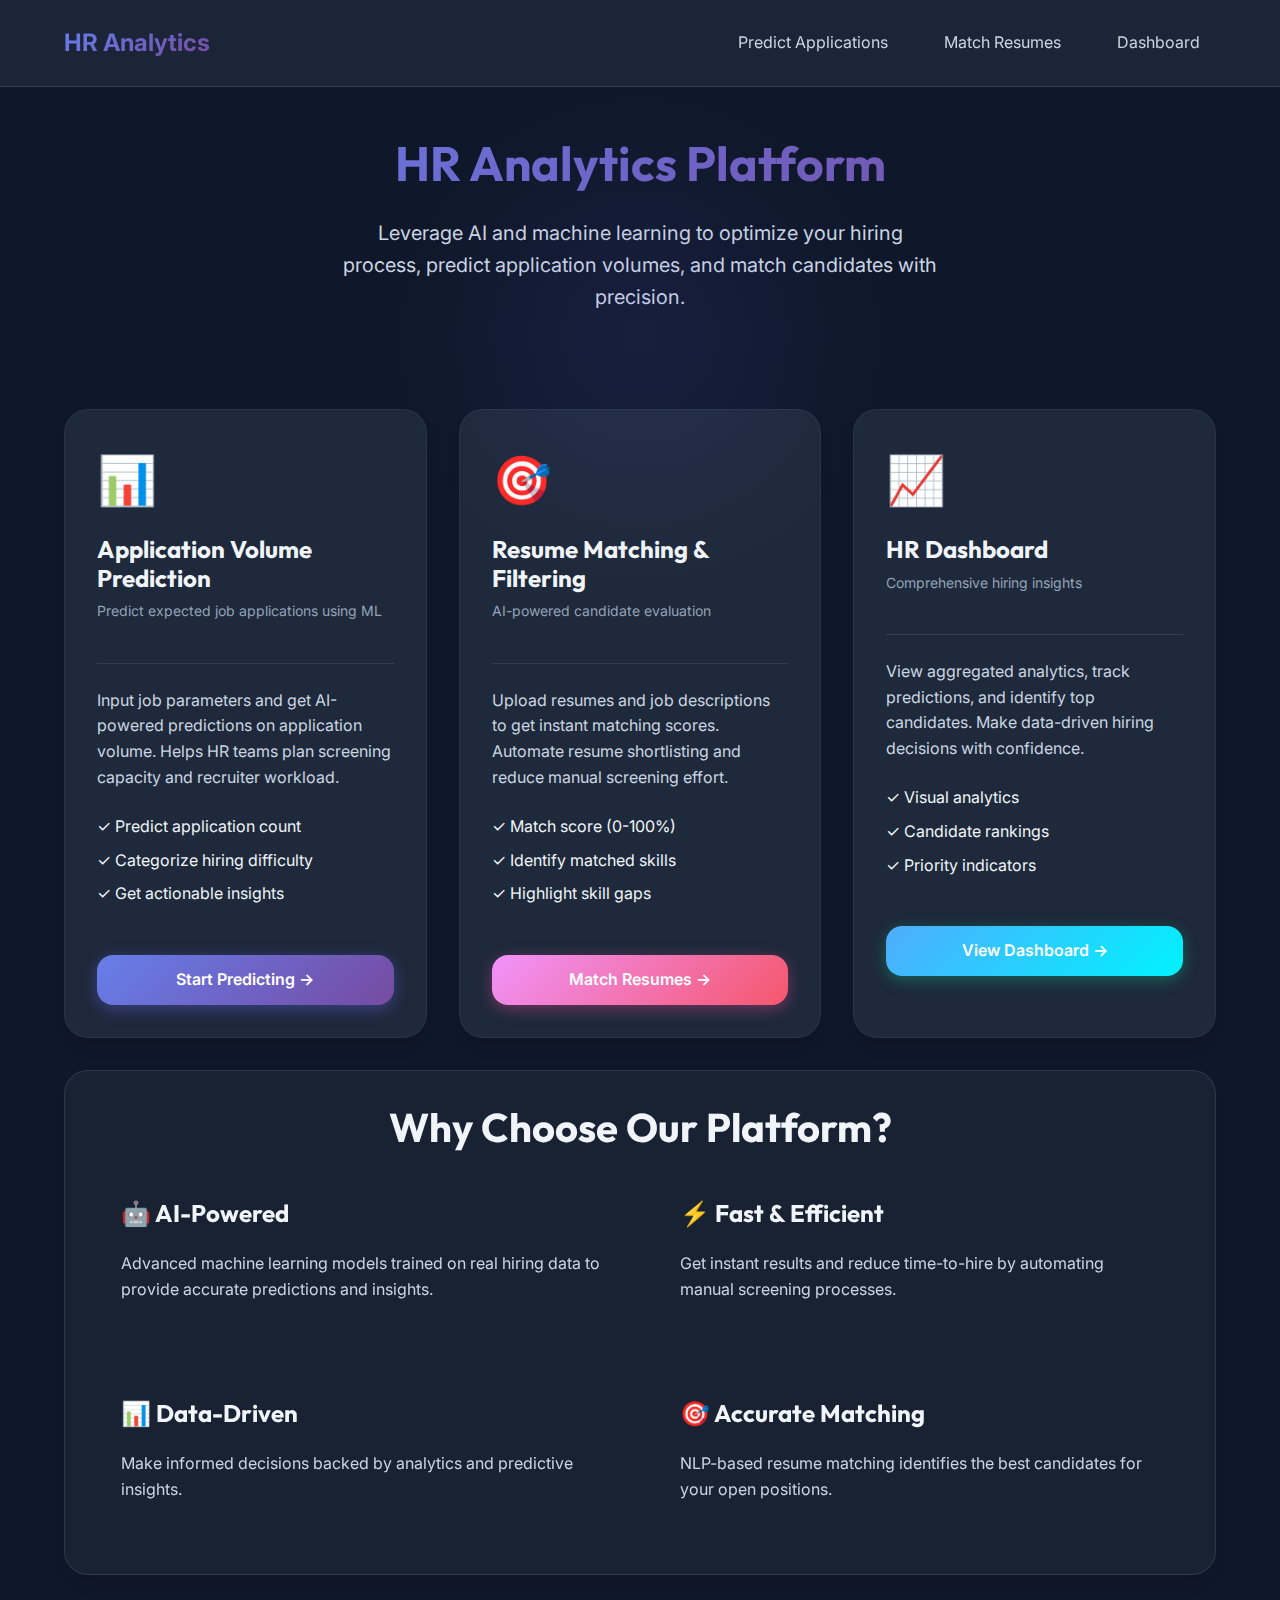
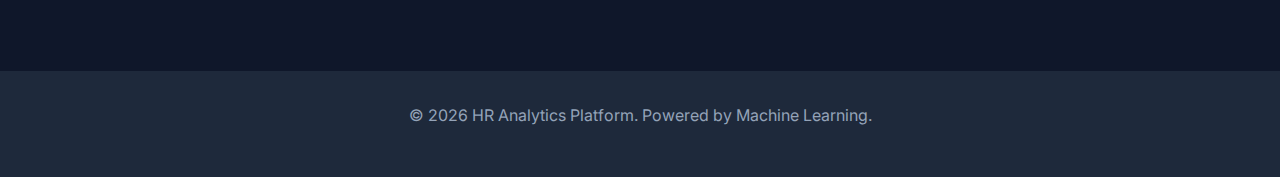
<file: index.html>
<!DOCTYPE html>
<html lang="en">
<head>
    <meta charset="UTF-8">
    <meta name="viewport" content="width=device-width, initial-scale=1.0">
    <title>HR Analytics Platform</title>
    <link rel="stylesheet" href="style.css">
    <link rel="preconnect" href="https://fonts.googleapis.com">
    <link rel="preconnect" href="https://fonts.gstatic.com" crossorigin>
    <link href="https://fonts.googleapis.com/css2?family=Inter:wght@400;500;600;700&family=Outfit:wght@700;800&display=swap" rel="stylesheet">
</head>
<body>
    <nav class="navbar">
        <div class="container navbar-content">
            <a href="index.html" class="navbar-brand">HR Analytics</a>
            <ul class="navbar-nav">
                <li><a href="prediction.html" class="nav-link">Predict Applications</a></li>
                <li><a href="matching.html" class="nav-link">Match Resumes</a></li>
                <li><a href="dashboard.html" class="nav-link">Dashboard</a></li>
            </ul>
        </div>
    </nav>

    <div class="hero">
        <div class="container">
            <h1 class="text-gradient">HR Analytics Platform</h1>
            <p style="font-size: 1.25rem; max-width: 600px; margin: 0 auto var(--spacing-xl);">
                Leverage AI and machine learning to optimize your hiring process, predict application volumes, and match candidates with precision.
            </p>
        </div>
    </div>

    <div class="container" style="padding-bottom: var(--spacing-xl);">
        <div class="grid grid-3">
            <!-- Application Prediction Card -->
            <div class="card fade-in" style="animation-delay: 0.1s;">
                <div class="card-header">
                    <div style="font-size: 3rem; margin-bottom: var(--spacing-sm);">📊</div>
                    <h3 class="card-title">Application Volume Prediction</h3>
                    <p class="card-subtitle">Predict expected job applications using ML</p>
                </div>
                <p>Input job parameters and get AI-powered predictions on application volume. Helps HR teams plan screening capacity and recruiter workload.</p>
                <ul style="list-style: none; margin: var(--spacing-md) 0;">
                    <li style="margin-bottom: var(--spacing-xs);">✓ Predict application count</li>
                    <li style="margin-bottom: var(--spacing-xs);">✓ Categorize hiring difficulty</li>
                    <li style="margin-bottom: var(--spacing-xs);">✓ Get actionable insights</li>
                </ul>
                <a href="prediction.html" class="btn btn-primary" style="width: 100%; margin-top: var(--spacing-md);">
                    Start Predicting →
                </a>
            </div>

            <!-- Resume Matching Card -->
            <div class="card fade-in" style="animation-delay: 0.2s;">
                <div class="card-header">
                    <div style="font-size: 3rem; margin-bottom: var(--spacing-sm);">🎯</div>
                    <h3 class="card-title">Resume Matching & Filtering</h3>
                    <p class="card-subtitle">AI-powered candidate evaluation</p>
                </div>
                <p>Upload resumes and job descriptions to get instant matching scores. Automate resume shortlisting and reduce manual screening effort.</p>
                <ul style="list-style: none; margin: var(--spacing-md) 0;">
                    <li style="margin-bottom: var(--spacing-xs);">✓ Match score (0-100%)</li>
                    <li style="margin-bottom: var(--spacing-xs);">✓ Identify matched skills</li>
                    <li style="margin-bottom: var(--spacing-xs);">✓ Highlight skill gaps</li>
                </ul>
                <a href="matching.html" class="btn btn-secondary" style="width: 100%; margin-top: var(--spacing-md);">
                    Match Resumes →
                </a>
            </div>

            <!-- Dashboard Card -->
            <div class="card fade-in" style="animation-delay: 0.3s;">
                <div class="card-header">
                    <div style="font-size: 3rem; margin-bottom: var(--spacing-sm);">📈</div>
                    <h3 class="card-title">HR Dashboard</h3>
                    <p class="card-subtitle">Comprehensive hiring insights</p>
                </div>
                <p>View aggregated analytics, track predictions, and identify top candidates. Make data-driven hiring decisions with confidence.</p>
                <ul style="list-style: none; margin: var(--spacing-md) 0;">
                    <li style="margin-bottom: var(--spacing-xs);">✓ Visual analytics</li>
                    <li style="margin-bottom: var(--spacing-xs);">✓ Candidate rankings</li>
                    <li style="margin-bottom: var(--spacing-xs);">✓ Priority indicators</li>
                </ul>
                <a href="dashboard.html" class="btn btn-success" style="width: 100%; margin-top: var(--spacing-md);">
                    View Dashboard →
                </a>
            </div>
        </div>

        <!-- Features Section -->
        <div class="card card-glass mt-4">
            <h2 class="text-center">Why Choose Our Platform?</h2>
            <div class="grid grid-2 mt-3">
                <div style="padding: var(--spacing-md);">
                    <h4>🤖 AI-Powered</h4>
                    <p>Advanced machine learning models trained on real hiring data to provide accurate predictions and insights.</p>
                </div>
                <div style="padding: var(--spacing-md);">
                    <h4>⚡ Fast & Efficient</h4>
                    <p>Get instant results and reduce time-to-hire by automating manual screening processes.</p>
                </div>
                <div style="padding: var(--spacing-md);">
                    <h4>📊 Data-Driven</h4>
                    <p>Make informed decisions backed by analytics and predictive insights.</p>
                </div>
                <div style="padding: var(--spacing-md);">
                    <h4>🎯 Accurate Matching</h4>
                    <p>NLP-based resume matching identifies the best candidates for your open positions.</p>
                </div>
            </div>
        </div>
    </div>

    <footer style="background: var(--bg-secondary); padding: var(--spacing-lg) 0; text-align: center; margin-top: var(--spacing-xl);">
        <div class="container">
            <p style="color: var(--text-muted);">© 2026 HR Analytics Platform. Powered by Machine Learning.</p>
        </div>
    </footer>
</body>
</html>
</file>
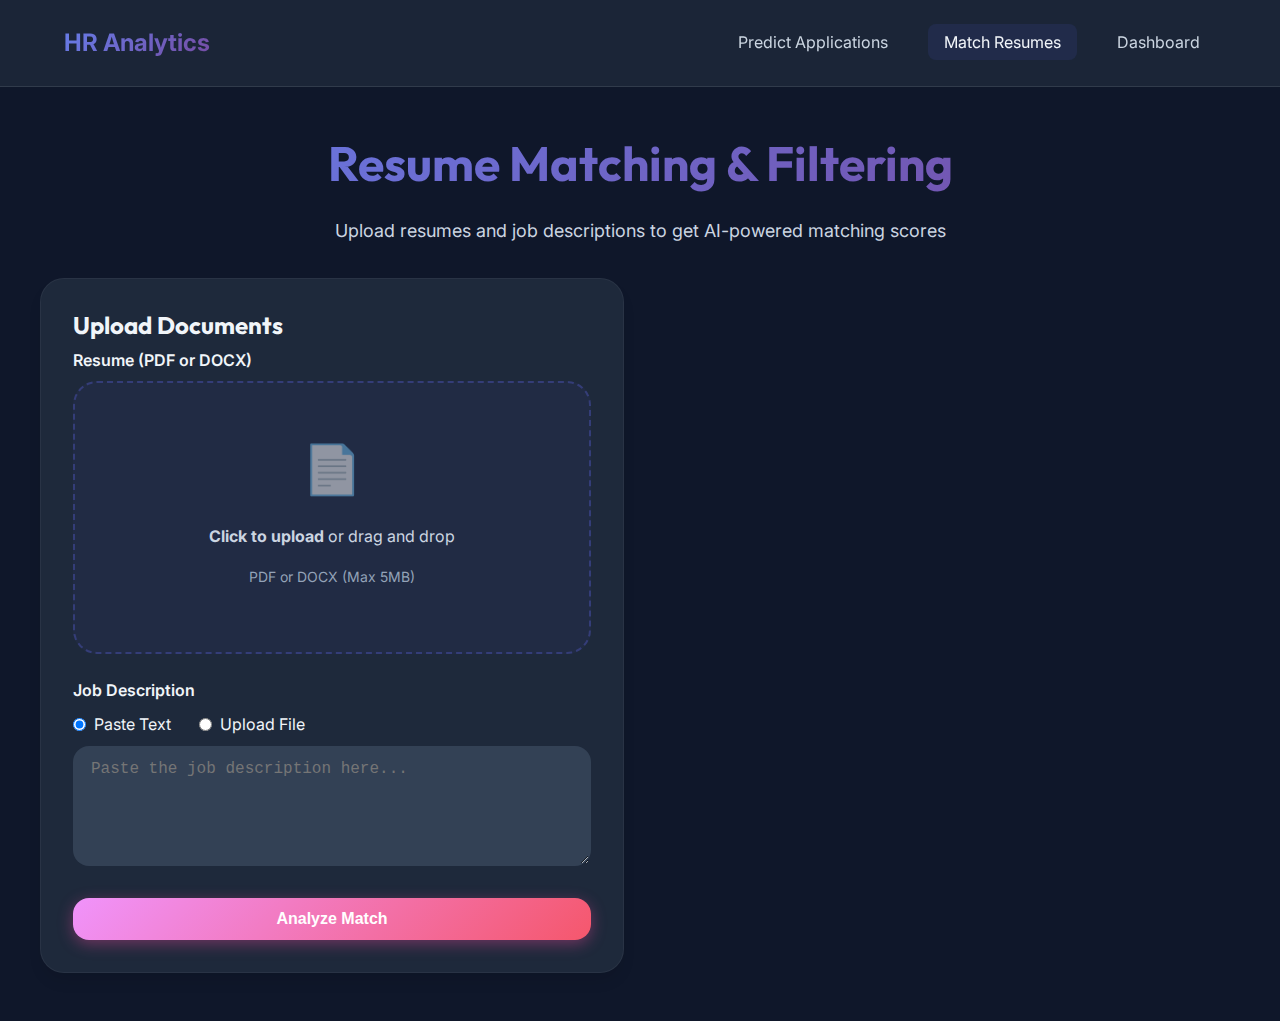
<file: matching.html>
<!DOCTYPE html>
<html lang="en">

<head>
    <meta charset="UTF-8">
    <meta name="viewport" content="width=device-width, initial-scale=1.0">
    <title>Resume Matching - HR Analytics</title>
    <link rel="stylesheet" href="style.css">
    <link rel="preconnect" href="https://fonts.googleapis.com">
    <link rel="preconnect" href="https://fonts.gstatic.com" crossorigin>
    <link
        href="https://fonts.googleapis.com/css2?family=Inter:wght@400;500;600;700&family=Outfit:wght@700;800&display=swap"
        rel="stylesheet">
</head>

<body>
    <nav class="navbar">
        <div class="container navbar-content">
            <a href="index.html" class="navbar-brand">HR Analytics</a>
            <ul class="navbar-nav">
                <li><a href="prediction.html" class="nav-link">Predict Applications</a></li>
                <li><a href="matching.html" class="nav-link"
                        style="background: rgba(99, 102, 241, 0.1); color: var(--text-primary);">Match Resumes</a></li>
                <li><a href="dashboard.html" class="nav-link">Dashboard</a></li>
            </ul>
        </div>
    </nav>

    <div class="container" style="padding: var(--spacing-xl) 0;">
        <div class="text-center mb-4">
            <h1 class="text-gradient">Resume Matching & Filtering</h1>
            <p style="font-size: 1.125rem; color: var(--text-secondary);">
                Upload resumes and job descriptions to get AI-powered matching scores
            </p>
        </div>

        <div class="grid grid-2">
            <!-- Upload Section -->
            <div class="card">
                <h3 class="card-title">Upload Documents</h3>
                <form id="matchingForm">
                    <div class="form-group">
                        <label class="form-label">Resume (PDF or DOCX)</label>
                        <div class="file-upload" id="resumeUpload">
                            <div class="file-upload-icon">📄</div>
                            <p><strong>Click to upload</strong> or drag and drop</p>
                            <p style="font-size: 0.875rem; color: var(--text-muted);">PDF or DOCX (Max 5MB)</p>
                            <input type="file" id="resumeFile" accept=".pdf,.doc,.docx" style="display: none;" required>
                        </div>
                        <div id="resumeFileName"
                            style="margin-top: var(--spacing-xs); color: var(--accent); display: none;"></div>
                    </div>

                    <div class="form-group">
                        <label class="form-label">Job Description</label>
                        <div style="margin-bottom: var(--spacing-xs);">
                            <label style="display: inline-flex; align-items: center; cursor: pointer;">
                                <input type="radio" name="jdType" value="text" checked
                                    style="margin-right: var(--spacing-xs);">
                                <span>Paste Text</span>
                            </label>
                            <label
                                style="display: inline-flex; align-items: center; cursor: pointer; margin-left: var(--spacing-md);">
                                <input type="radio" name="jdType" value="file" style="margin-right: var(--spacing-xs);">
                                <span>Upload File</span>
                            </label>
                        </div>

                        <div id="jdTextArea">
                            <textarea id="jobDescriptionText" class="form-textarea"
                                placeholder="Paste the job description here..." required></textarea>
                        </div>

                        <div id="jdFileArea" style="display: none;">
                            <div class="file-upload" id="jdUpload">
                                <div class="file-upload-icon">📋</div>
                                <p><strong>Click to upload</strong> or drag and drop</p>
                                <p style="font-size: 0.875rem; color: var(--text-muted);">PDF or DOCX (Max 5MB)</p>
                                <input type="file" id="jdFile" accept=".pdf,.doc,.docx" style="display: none;">
                            </div>
                            <div id="jdFileName"
                                style="margin-top: var(--spacing-xs); color: var(--accent); display: none;"></div>
                        </div>
                    </div>

                    <button type="submit" class="btn btn-secondary" style="width: 100%;" id="matchBtn">
                        <span id="matchBtnText">Analyze Match</span>
                        <span id="matchBtnLoading" class="loading" style="display: none;"></span>
                    </button>
                </form>
            </div>

            <!-- Results Section -->
            <div class="card" id="resultsPanel" style="display: none;">
                <h3 class="card-title">Match Analysis</h3>

                <div class="text-center" style="padding: var(--spacing-lg) 0;">
                    <div class="progress-circle" id="progressCircle" style="margin: 0 auto; --progress: 0%;">
                        <div class="progress-value" id="scoreValue">0%</div>
                    </div>
                    <p style="font-size: 1.25rem; color: var(--text-secondary); margin-top: var(--spacing-md);">
                        Match Score
                    </p>
                    <div id="matchCategoryBadge" style="margin-top: var(--spacing-sm);"></div>
                </div>

                <div
                    style="background: var(--bg-tertiary); padding: var(--spacing-md); border-radius: var(--radius-md); margin-top: var(--spacing-md);">
                    <h5 style="margin-bottom: var(--spacing-sm);">Priority Level</h5>
                    <div id="priorityBadge"></div>
                </div>

                <div style="margin-top: var(--spacing-md);">
                    <h5 style="margin-bottom: var(--spacing-sm);">✅ Matched Skills</h5>
                    <div id="matchedSkills" style="display: flex; flex-wrap: wrap; gap: var(--spacing-xs);"></div>
                </div>

                <div style="margin-top: var(--spacing-md);">
                    <h5 style="margin-bottom: var(--spacing-sm);">❌ Missing Skills</h5>
                    <div id="missingSkills" style="display: flex; flex-wrap: wrap; gap: var(--spacing-xs);"></div>
                </div>

                <div
                    style="margin-top: var(--spacing-md); padding: var(--spacing-md); background: rgba(99, 102, 241, 0.1); border-radius: var(--radius-md); border-left: 4px solid var(--primary);">
                    <h5 style="margin-bottom: var(--spacing-sm);">💡 Recommendation</h5>
                    <p id="recommendation" style="margin: 0; color: var(--text-secondary);"></p>
                </div>

                <button class="btn btn-outline" style="width: 100%; margin-top: var(--spacing-md);"
                    onclick="resetMatchForm()">
                    Analyze Another Resume
                </button>
            </div>
        </div>
    </div>

    <script>
        const API_URL = 'http://localhost:5000/api';
        let resumeFileData = null;
        let jdFileData = null;

        // File upload handlers
        document.getElementById('resumeUpload').addEventListener('click', () => {
            document.getElementById('resumeFile').click();
        });

        document.getElementById('resumeFile').addEventListener('change', (e) => {
            const file = e.target.files[0];
            if (file) {
                resumeFileData = file;
                document.getElementById('resumeFileName').textContent = `✓ ${file.name}`;
                document.getElementById('resumeFileName').style.display = 'block';
            }
        });

        document.getElementById('jdUpload').addEventListener('click', () => {
            document.getElementById('jdFile').click();
        });

        document.getElementById('jdFile').addEventListener('change', (e) => {
            const file = e.target.files[0];
            if (file) {
                jdFileData = file;
                document.getElementById('jdFileName').textContent = `✓ ${file.name}`;
                document.getElementById('jdFileName').style.display = 'block';
            }
        });

        // JD type toggle
        document.querySelectorAll('input[name="jdType"]').forEach(radio => {
            radio.addEventListener('change', (e) => {
                if (e.target.value === 'text') {
                    document.getElementById('jdTextArea').style.display = 'block';
                    document.getElementById('jdFileArea').style.display = 'none';
                    document.getElementById('jobDescriptionText').required = true;
                } else {
                    document.getElementById('jdTextArea').style.display = 'none';
                    document.getElementById('jdFileArea').style.display = 'block';
                    document.getElementById('jobDescriptionText').required = false;
                }
            });
        });

        // Form submission
        document.getElementById('matchingForm').addEventListener('submit', async (e) => {
            e.preventDefault();

            if (!resumeFileData) {
                alert('Please upload a resume file.');
                return;
            }

            const jdType = document.querySelector('input[name="jdType"]:checked').value;
            const jdText = document.getElementById('jobDescriptionText').value;

            if (jdType === 'text' && !jdText) {
                alert('Please enter a job description.');
                return;
            }

            if (jdType === 'file' && !jdFileData) {
                alert('Please upload a job description file.');
                return;
            }

            // Prepare form data
            const formData = new FormData();
            formData.append('resume', resumeFileData);

            if (jdType === 'text') {
                formData.append('jobDescriptionText', jdText);
            } else {
                formData.append('jobDescription', jdFileData);
            }

            // Show loading state
            const btn = document.getElementById('matchBtn');
            const btnText = document.getElementById('matchBtnText');
            const btnLoading = document.getElementById('matchBtnLoading');
            btn.disabled = true;
            btnText.style.display = 'none';
            btnLoading.style.display = 'inline-block';

            try {
                const response = await fetch(`${API_URL}/match-resume`, {
                    method: 'POST',
                    body: formData
                });

                const data = await response.json();

                if (data.success) {
                    displayMatchResults(data.result);
                } else {
                    alert('Error: ' + data.error);
                }
            } catch (error) {
                alert('Failed to connect to server. Make sure the backend is running.');
                console.error(error);
            } finally {
                btn.disabled = false;
                btnText.style.display = 'inline';
                btnLoading.style.display = 'none';
            }
        });

        function displayMatchResults(result) {
            // Show results panel
            document.getElementById('resultsPanel').style.display = 'block';
            document.getElementById('resultsPanel').classList.add('fade-in');

            // Animate score
            const score = result.score;
            const progressCircle = document.getElementById('progressCircle');
            const scoreValue = document.getElementById('scoreValue');

            let currentScore = 0;
            const interval = setInterval(() => {
                currentScore += 1;
                if (currentScore >= score) {
                    currentScore = score;
                    clearInterval(interval);
                }
                progressCircle.style.setProperty('--progress', `${currentScore}%`);
                scoreValue.textContent = `${currentScore}%`;
            }, 20);

            // Display category badge
            const categoryColors = {
                'Excellent': 'success',
                'Good': 'info',
                'Average': 'warning',
                'Poor': 'danger'
            };
            const categoryBadge = document.getElementById('matchCategoryBadge');
            categoryBadge.innerHTML = `<span class="badge badge-${categoryColors[result.category]}" style="font-size: 1rem; padding: 0.5rem 1.5rem;">${result.category} Match</span>`;

            // Display priority badge
            const priorityColors = {
                'High': 'success',
                'Medium': 'warning',
                'Low': 'info',
                'Very Low': 'danger'
            };
            const priorityBadge = document.getElementById('priorityBadge');
            priorityBadge.innerHTML = `<span class="badge badge-${priorityColors[result.priority]}" style="font-size: 1rem; padding: 0.5rem 1.5rem;">${result.priority} Priority</span>`;

            // Display matched skills
            const matchedSkills = document.getElementById('matchedSkills');
            if (result.matched_skills && result.matched_skills.length > 0) {
                matchedSkills.innerHTML = result.matched_skills.map(skill =>
                    `<span class="pill pill-matched">${skill}</span>`
                ).join('');
            } else {
                matchedSkills.innerHTML = '<p style="color: var(--text-muted);">No specific skills matched</p>';
            }

            // Display missing skills
            const missingSkills = document.getElementById('missingSkills');
            if (result.missing_skills && result.missing_skills.length > 0) {
                missingSkills.innerHTML = result.missing_skills.map(skill =>
                    `<span class="pill pill-missing">${skill}</span>`
                ).join('');
            } else {
                missingSkills.innerHTML = '<p style="color: var(--text-muted);">No critical skills missing</p>';
            }

            // Display recommendation
            document.getElementById('recommendation').textContent = result.recommendation;

            // Scroll to results
            document.getElementById('resultsPanel').scrollIntoView({ behavior: 'smooth', block: 'nearest' });
        }

        function resetMatchForm() {
            document.getElementById('matchingForm').reset();
            document.getElementById('resultsPanel').style.display = 'none';
            document.getElementById('resumeFileName').style.display = 'none';
            document.getElementById('jdFileName').style.display = 'none';
            resumeFileData = null;
            jdFileData = null;
        }
    </script>
</body>

</html>
</file>
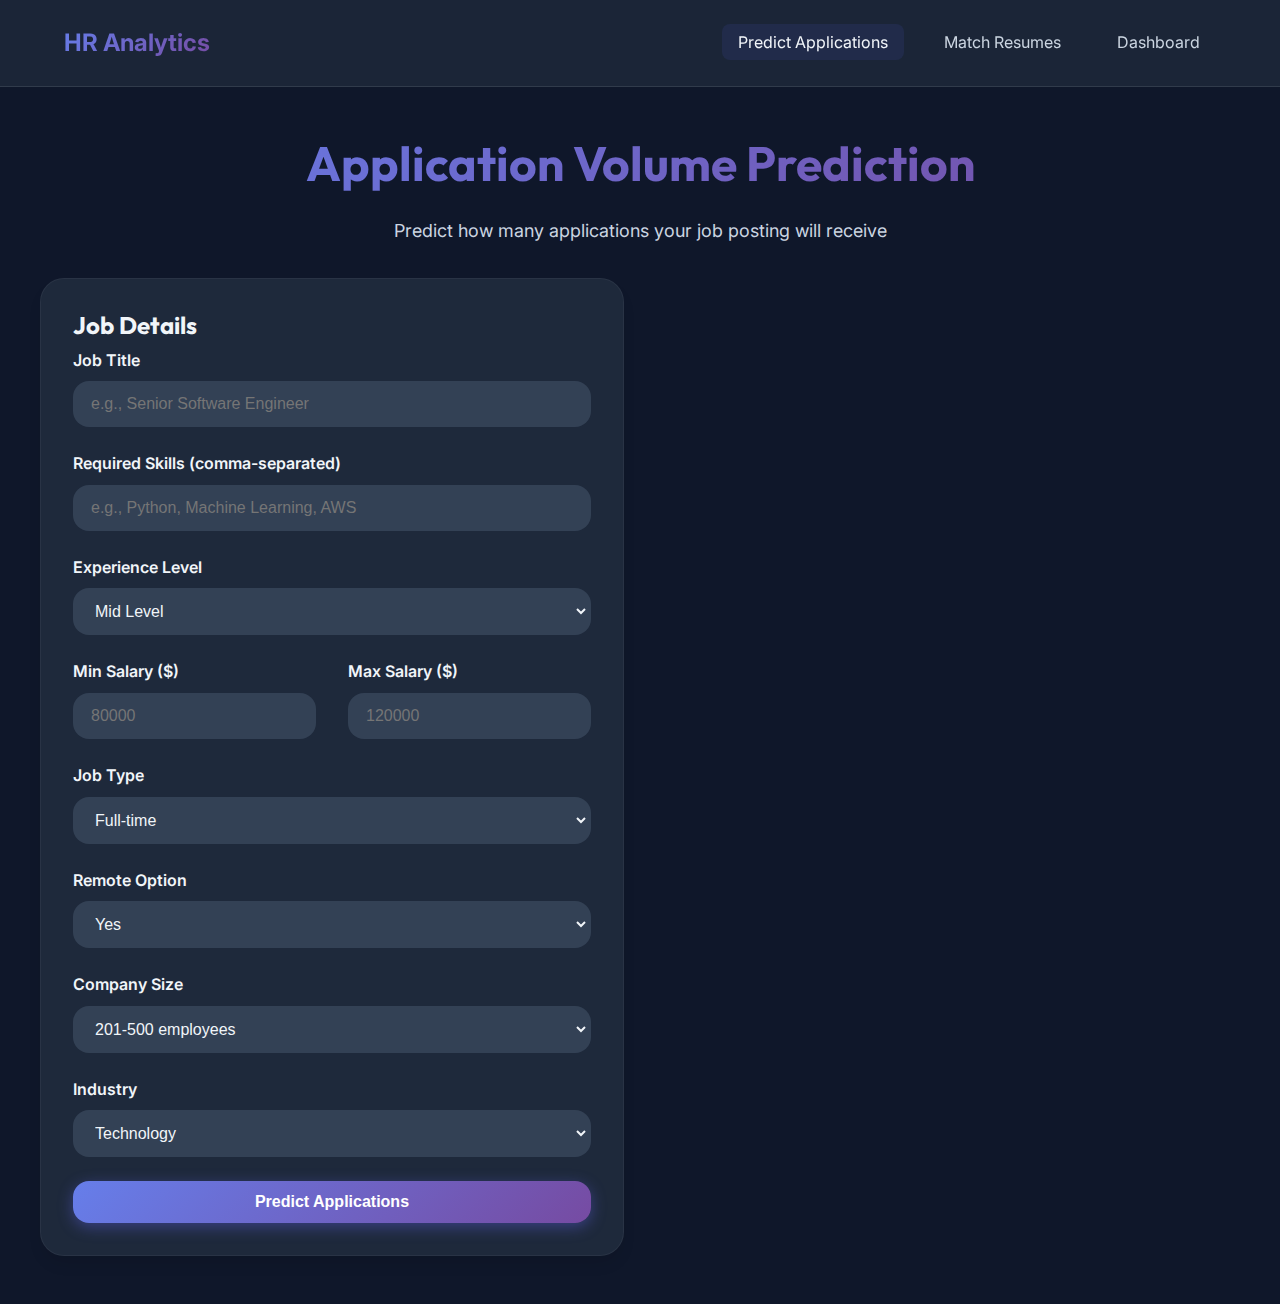
<file: prediction.html>
<!DOCTYPE html>
<html lang="en">

<head>
    <meta charset="UTF-8">
    <meta name="viewport" content="width=device-width, initial-scale=1.0">
    <title>Application Volume Prediction - HR Analytics</title>
    <link rel="stylesheet" href="style.css">
    <link rel="preconnect" href="https://fonts.googleapis.com">
    <link rel="preconnect" href="https://fonts.gstatic.com" crossorigin>
    <link
        href="https://fonts.googleapis.com/css2?family=Inter:wght@400;500;600;700&family=Outfit:wght@700;800&display=swap"
        rel="stylesheet">
</head>

<body>
    <nav class="navbar">
        <div class="container navbar-content">
            <a href="index.html" class="navbar-brand">HR Analytics</a>
            <ul class="navbar-nav">
                <li><a href="prediction.html" class="nav-link"
                        style="background: rgba(99, 102, 241, 0.1); color: var(--text-primary);">Predict
                        Applications</a></li>
                <li><a href="matching.html" class="nav-link">Match Resumes</a></li>
                <li><a href="dashboard.html" class="nav-link">Dashboard</a></li>
            </ul>
        </div>
    </nav>

    <div class="container" style="padding: var(--spacing-xl) 0;">
        <div class="text-center mb-4">
            <h1 class="text-gradient">Application Volume Prediction</h1>
            <p style="font-size: 1.125rem; color: var(--text-secondary);">
                Predict how many applications your job posting will receive
            </p>
        </div>

        <div class="grid grid-2">
            <!-- Input Form -->
            <div class="card">
                <h3 class="card-title">Job Details</h3>
                <form id="predictionForm">
                    <div class="form-group">
                        <label class="form-label">Job Title</label>
                        <input type="text" id="jobTitle" class="form-input" placeholder="e.g., Senior Software Engineer"
                            required>
                    </div>

                    <div class="form-group">
                        <label class="form-label">Required Skills (comma-separated)</label>
                        <input type="text" id="skills" class="form-input"
                            placeholder="e.g., Python, Machine Learning, AWS" required>
                    </div>

                    <div class="form-group">
                        <label class="form-label">Experience Level</label>
                        <select id="experienceLevel" class="form-select" required>
                            <option value="Entry">Entry Level</option>
                            <option value="Mid" selected>Mid Level</option>
                            <option value="Senior">Senior Level</option>
                        </select>
                    </div>

                    <div class="grid grid-2">
                        <div class="form-group">
                            <label class="form-label">Min Salary ($)</label>
                            <input type="number" id="minSalary" class="form-input" placeholder="80000" min="0" required>
                        </div>
                        <div class="form-group">
                            <label class="form-label">Max Salary ($)</label>
                            <input type="number" id="maxSalary" class="form-input" placeholder="120000" min="0"
                                required>
                        </div>
                    </div>

                    <div class="form-group">
                        <label class="form-label">Job Type</label>
                        <select id="jobType" class="form-select" required>
                            <option value="Full-time" selected>Full-time</option>
                            <option value="Part-time">Part-time</option>
                            <option value="Contract">Contract</option>
                        </select>
                    </div>

                    <div class="form-group">
                        <label class="form-label">Remote Option</label>
                        <select id="remoteOption" class="form-select" required>
                            <option value="true">Yes</option>
                            <option value="false">No</option>
                        </select>
                    </div>

                    <div class="form-group">
                        <label class="form-label">Company Size</label>
                        <select id="companySize" class="form-select" required>
                            <option value="1-10">1-10 employees</option>
                            <option value="11-50">11-50 employees</option>
                            <option value="51-200">51-200 employees</option>
                            <option value="201-500" selected>201-500 employees</option>
                            <option value="501-1000">501-1000 employees</option>
                            <option value="1001-5000">1001-5000 employees</option>
                            <option value="5000+">5000+ employees</option>
                        </select>
                    </div>

                    <div class="form-group">
                        <label class="form-label">Industry</label>
                        <select id="industry" class="form-select" required>
                            <option value="Technology" selected>Technology</option>
                            <option value="Finance">Finance</option>
                            <option value="Healthcare">Healthcare</option>
                            <option value="Education">Education</option>
                            <option value="Retail">Retail</option>
                            <option value="Manufacturing">Manufacturing</option>
                            <option value="Other">Other</option>
                        </select>
                    </div>

                    <button type="submit" class="btn btn-primary" style="width: 100%;" id="predictBtn">
                        <span id="btnText">Predict Applications</span>
                        <span id="btnLoading" class="loading" style="display: none;"></span>
                    </button>
                </form>
            </div>

            <!-- Results Panel -->
            <div class="card" id="resultsPanel" style="display: none;">
                <h3 class="card-title">Prediction Results</h3>

                <div class="text-center" style="padding: var(--spacing-lg) 0;">
                    <div style="font-size: 4rem; font-weight: 700; margin-bottom: var(--spacing-sm);"
                        id="predictionCount">
                        --
                    </div>
                    <p style="font-size: 1.25rem; color: var(--text-secondary); margin-bottom: var(--spacing-md);">
                        Expected Applications
                    </p>
                    <div id="categoryBadge"></div>
                </div>

                <div
                    style="background: var(--bg-tertiary); padding: var(--spacing-md); border-radius: var(--radius-md); margin-top: var(--spacing-md);">
                    <h5 style="margin-bottom: var(--spacing-sm);">Hiring Difficulty</h5>
                    <div id="difficultyBadge"></div>
                </div>

                <div
                    style="margin-top: var(--spacing-md); padding: var(--spacing-md); background: rgba(99, 102, 241, 0.1); border-radius: var(--radius-md); border-left: 4px solid var(--primary);">
                    <h5 style="margin-bottom: var(--spacing-sm);">💡 Insights</h5>
                    <p id="explanation" style="margin: 0; color: var(--text-secondary);"></p>
                </div>

                <button class="btn btn-outline" style="width: 100%; margin-top: var(--spacing-md);"
                    onclick="resetForm()">
                    Make Another Prediction
                </button>
            </div>
        </div>
    </div>

    <script>
        const API_URL = 'http://localhost:5000/api';

        document.getElementById('predictionForm').addEventListener('submit', async (e) => {
            e.preventDefault();

            // Get form values
            const formData = {
                jobTitle: document.getElementById('jobTitle').value,
                skills: document.getElementById('skills').value.split(',').map(s => s.trim()),
                experienceLevel: document.getElementById('experienceLevel').value,
                minSalary: parseFloat(document.getElementById('minSalary').value),
                maxSalary: parseFloat(document.getElementById('maxSalary').value),
                jobType: document.getElementById('jobType').value,
                remoteOption: document.getElementById('remoteOption').value === 'true',
                companySize: document.getElementById('companySize').value,
                industry: document.getElementById('industry').value
            };

            // Show loading state
            const btn = document.getElementById('predictBtn');
            const btnText = document.getElementById('btnText');
            const btnLoading = document.getElementById('btnLoading');
            btn.disabled = true;
            btnText.style.display = 'none';
            btnLoading.style.display = 'inline-block';

            try {
                const response = await fetch(`${API_URL}/predict-applications`, {
                    method: 'POST',
                    headers: {
                        'Content-Type': 'application/json'
                    },
                    body: JSON.stringify(formData)
                });

                const data = await response.json();

                if (data.success) {
                    displayResults(data.prediction);
                } else {
                    alert('Error: ' + data.error);
                }
            } catch (error) {
                alert('Failed to connect to server. Make sure the backend is running.');
                console.error(error);
            } finally {
                btn.disabled = false;
                btnText.style.display = 'inline';
                btnLoading.style.display = 'none';
            }
        });

        function displayResults(prediction) {
            // Show results panel
            document.getElementById('resultsPanel').style.display = 'block';
            document.getElementById('resultsPanel').classList.add('fade-in');

            // Display count
            document.getElementById('predictionCount').textContent = prediction.count;

            // Display category badge
            const categoryColors = {
                'Low': 'danger',
                'Medium': 'warning',
                'High': 'success'
            };
            const categoryBadge = document.getElementById('categoryBadge');
            categoryBadge.innerHTML = `<span class="badge badge-${categoryColors[prediction.category]}" style="font-size: 1rem; padding: 0.5rem 1.5rem;">${prediction.category} Volume</span>`;

            // Display difficulty badge
            const difficultyColors = {
                'Easy': 'success',
                'Medium': 'warning',
                'Hard': 'danger'
            };
            const difficultyBadge = document.getElementById('difficultyBadge');
            difficultyBadge.innerHTML = `<span class="badge badge-${difficultyColors[prediction.difficulty]}" style="font-size: 1rem; padding: 0.5rem 1.5rem;">${prediction.difficulty} to Fill</span>`;

            // Display explanation
            document.getElementById('explanation').textContent = prediction.explanation;

            // Scroll to results
            document.getElementById('resultsPanel').scrollIntoView({ behavior: 'smooth', block: 'nearest' });
        }

        function resetForm() {
            document.getElementById('predictionForm').reset();
            document.getElementById('resultsPanel').style.display = 'none';
        }
    </script>
</body>

</html>
</file>
<file: style.css>
:root {
    /* Color Palette - Vibrant & Modern */
    --primary: #6366f1;
    --primary-dark: #4f46e5;
    --primary-light: #818cf8;
    --secondary: #ec4899;
    --secondary-dark: #db2777;
    --accent: #10b981;
    --accent-dark: #059669;
    
    /* Gradients */
    --gradient-primary: linear-gradient(135deg, #667eea 0%, #764ba2 100%);
    --gradient-secondary: linear-gradient(135deg, #f093fb 0%, #f5576c 100%);
    --gradient-success: linear-gradient(135deg, #4facfe 0%, #00f2fe 100%);
    --gradient-warm: linear-gradient(135deg, #fa709a 0%, #fee140 100%);
    
    /* Neutrals */
    --bg-primary: #0f172a;
    --bg-secondary: #1e293b;
    --bg-tertiary: #334155;
    --text-primary: #f1f5f9;
    --text-secondary: #cbd5e1;
    --text-muted: #94a3b8;
    
    /* Spacing */
    --spacing-xs: 0.5rem;
    --spacing-sm: 1rem;
    --spacing-md: 1.5rem;
    --spacing-lg: 2rem;
    --spacing-xl: 3rem;
    
    /* Border Radius */
    --radius-sm: 0.5rem;
    --radius-md: 1rem;
    --radius-lg: 1.5rem;
    --radius-full: 9999px;
    
    /* Shadows */
    --shadow-sm: 0 1px 2px 0 rgba(0, 0, 0, 0.05);
    --shadow-md: 0 4px 6px -1px rgba(0, 0, 0, 0.1);
    --shadow-lg: 0 10px 15px -3px rgba(0, 0, 0, 0.1);
    --shadow-xl: 0 20px 25px -5px rgba(0, 0, 0, 0.1);
    --shadow-glow: 0 0 20px rgba(99, 102, 241, 0.3);
    
    /* Transitions */
    --transition-fast: 150ms ease;
    --transition-base: 300ms ease;
    --transition-slow: 500ms ease;
}

* {
    margin: 0;
    padding: 0;
    box-sizing: border-box;
}

body {
    font-family: 'Inter', -apple-system, BlinkMacSystemFont, 'Segoe UI', sans-serif;
    background: var(--bg-primary);
    color: var(--text-primary);
    line-height: 1.6;
    min-height: 100vh;
    overflow-x: hidden;
}

/* Typography */
h1, h2, h3, h4, h5, h6 {
    font-family: 'Outfit', sans-serif;
    font-weight: 700;
    line-height: 1.2;
    margin-bottom: var(--spacing-md);
}

h1 { font-size: 3rem; }
h2 { font-size: 2.5rem; }
h3 { font-size: 2rem; }
h4 { font-size: 1.5rem; }
h5 { font-size: 1.25rem; }
h6 { font-size: 1rem; }

p {
    margin-bottom: var(--spacing-sm);
    color: var(--text-secondary);
}

/* Container */
.container {
    max-width: 1200px;
    margin: 0 auto;
    padding: 0 var(--spacing-md);
}

.container-fluid {
    width: 100%;
    padding: 0 var(--spacing-md);
}

/* Navigation */
.navbar {
    background: rgba(30, 41, 59, 0.8);
    backdrop-filter: blur(10px);
    padding: var(--spacing-md) 0;
    position: sticky;
    top: 0;
    z-index: 1000;
    border-bottom: 1px solid rgba(255, 255, 255, 0.1);
}

.navbar-content {
    display: flex;
    justify-content: space-between;
    align-items: center;
}

.navbar-brand {
    font-size: 1.5rem;
    font-weight: 700;
    background: var(--gradient-primary);
    -webkit-background-clip: text;
    -webkit-text-fill-color: transparent;
    background-clip: text;
    text-decoration: none;
}

.navbar-nav {
    display: flex;
    gap: var(--spacing-md);
    list-style: none;
}

.nav-link {
    color: var(--text-secondary);
    text-decoration: none;
    padding: var(--spacing-xs) var(--spacing-sm);
    border-radius: var(--radius-sm);
    transition: all var(--transition-base);
}

.nav-link:hover {
    color: var(--text-primary);
    background: rgba(99, 102, 241, 0.1);
}

/* Cards */
.card {
    background: var(--bg-secondary);
    border-radius: var(--radius-lg);
    padding: var(--spacing-lg);
    box-shadow: var(--shadow-lg);
    transition: all var(--transition-base);
    border: 1px solid rgba(255, 255, 255, 0.05);
}

.card:hover {
    transform: translateY(-5px);
    box-shadow: var(--shadow-xl), var(--shadow-glow);
    border-color: rgba(99, 102, 241, 0.3);
}

.card-glass {
    background: rgba(30, 41, 59, 0.6);
    backdrop-filter: blur(10px);
    border: 1px solid rgba(255, 255, 255, 0.1);
}

.card-header {
    margin-bottom: var(--spacing-md);
    padding-bottom: var(--spacing-md);
    border-bottom: 1px solid rgba(255, 255, 255, 0.1);
}

.card-title {
    font-size: 1.5rem;
    margin-bottom: var(--spacing-xs);
}

.card-subtitle {
    color: var(--text-muted);
    font-size: 0.875rem;
}

/* Buttons */
.btn {
    display: inline-flex;
    align-items: center;
    justify-content: center;
    gap: var(--spacing-xs);
    padding: 0.75rem 1.5rem;
    border: none;
    border-radius: var(--radius-md);
    font-weight: 600;
    font-size: 1rem;
    cursor: pointer;
    transition: all var(--transition-base);
    text-decoration: none;
    position: relative;
    overflow: hidden;
}

.btn::before {
    content: '';
    position: absolute;
    top: 50%;
    left: 50%;
    width: 0;
    height: 0;
    border-radius: 50%;
    background: rgba(255, 255, 255, 0.2);
    transform: translate(-50%, -50%);
    transition: width var(--transition-slow), height var(--transition-slow);
}

.btn:hover::before {
    width: 300px;
    height: 300px;
}

.btn-primary {
    background: var(--gradient-primary);
    color: white;
    box-shadow: 0 4px 15px rgba(99, 102, 241, 0.4);
}

.btn-primary:hover {
    transform: translateY(-2px);
    box-shadow: 0 6px 20px rgba(99, 102, 241, 0.6);
}

.btn-secondary {
    background: var(--gradient-secondary);
    color: white;
    box-shadow: 0 4px 15px rgba(236, 72, 153, 0.4);
}

.btn-success {
    background: var(--gradient-success);
    color: white;
    box-shadow: 0 4px 15px rgba(16, 185, 129, 0.4);
}

.btn-outline {
    background: transparent;
    border: 2px solid var(--primary);
    color: var(--primary);
}

.btn-outline:hover {
    background: var(--primary);
    color: white;
}

.btn:disabled {
    opacity: 0.5;
    cursor: not-allowed;
    transform: none !important;
}

/* Forms */
.form-group {
    margin-bottom: var(--spacing-md);
}

.form-label {
    display: block;
    margin-bottom: var(--spacing-xs);
    font-weight: 600;
    color: var(--text-primary);
}

.form-input,
.form-select,
.form-textarea {
    width: 100%;
    padding: 0.75rem 1rem;
    background: var(--bg-tertiary);
    border: 2px solid transparent;
    border-radius: var(--radius-md);
    color: var(--text-primary);
    font-size: 1rem;
    transition: all var(--transition-base);
}

.form-input:focus,
.form-select:focus,
.form-textarea:focus {
    outline: none;
    border-color: var(--primary);
    box-shadow: 0 0 0 3px rgba(99, 102, 241, 0.1);
}

.form-textarea {
    resize: vertical;
    min-height: 120px;
}

/* File Upload */
.file-upload {
    border: 2px dashed rgba(99, 102, 241, 0.3);
    border-radius: var(--radius-lg);
    padding: var(--spacing-xl);
    text-align: center;
    cursor: pointer;
    transition: all var(--transition-base);
    background: rgba(99, 102, 241, 0.05);
}

.file-upload:hover {
    border-color: var(--primary);
    background: rgba(99, 102, 241, 0.1);
}

.file-upload-icon {
    font-size: 3rem;
    margin-bottom: var(--spacing-sm);
    opacity: 0.5;
}

/* Badges */
.badge {
    display: inline-flex;
    align-items: center;
    padding: 0.25rem 0.75rem;
    border-radius: var(--radius-full);
    font-size: 0.875rem;
    font-weight: 600;
}

.badge-primary { background: var(--primary); color: white; }
.badge-success { background: var(--accent); color: white; }
.badge-warning { background: #f59e0b; color: white; }
.badge-danger { background: #ef4444; color: white; }
.badge-info { background: #3b82f6; color: white; }

/* Pills */
.pill {
    display: inline-block;
    padding: 0.5rem 1rem;
    margin: 0.25rem;
    border-radius: var(--radius-full);
    font-size: 0.875rem;
    font-weight: 500;
}

.pill-matched {
    background: rgba(16, 185, 129, 0.2);
    color: var(--accent);
    border: 1px solid var(--accent);
}

.pill-missing {
    background: rgba(239, 68, 68, 0.2);
    color: #ef4444;
    border: 1px solid #ef4444;
}

/* Progress */
.progress-circle {
    width: 150px;
    height: 150px;
    border-radius: 50%;
    background: conic-gradient(var(--primary) var(--progress, 0%), var(--bg-tertiary) 0%);
    display: flex;
    align-items: center;
    justify-content: center;
    position: relative;
}

.progress-circle::before {
    content: '';
    position: absolute;
    width: 120px;
    height: 120px;
    border-radius: 50%;
    background: var(--bg-secondary);
}

.progress-value {
    position: relative;
    z-index: 1;
    font-size: 2rem;
    font-weight: 700;
}

/* Grid */
.grid {
    display: grid;
    gap: var(--spacing-lg);
}

.grid-2 { grid-template-columns: repeat(2, 1fr); }
.grid-3 { grid-template-columns: repeat(3, 1fr); }
.grid-4 { grid-template-columns: repeat(4, 1fr); }

/* Utilities */
.text-center { text-align: center; }
.text-gradient {
    background: var(--gradient-primary);
    -webkit-background-clip: text;
    -webkit-text-fill-color: transparent;
    background-clip: text;
}

.mt-1 { margin-top: var(--spacing-xs); }
.mt-2 { margin-top: var(--spacing-sm); }
.mt-3 { margin-top: var(--spacing-md); }
.mt-4 { margin-top: var(--spacing-lg); }

.mb-1 { margin-bottom: var(--spacing-xs); }
.mb-2 { margin-bottom: var(--spacing-sm); }
.mb-3 { margin-bottom: var(--spacing-md); }
.mb-4 { margin-bottom: var(--spacing-lg); }

.loading {
    display: inline-block;
    width: 20px;
    height: 20px;
    border: 3px solid rgba(255, 255, 255, 0.3);
    border-radius: 50%;
    border-top-color: white;
    animation: spin 1s linear infinite;
}

@keyframes spin {
    to { transform: rotate(360deg); }
}

.fade-in {
    animation: fadeIn var(--transition-base);
}

@keyframes fadeIn {
    from { opacity: 0; transform: translateY(20px); }
    to { opacity: 1; transform: translateY(0); }
}

/* Responsive */
@media (max-width: 768px) {
    h1 { font-size: 2rem; }
    h2 { font-size: 1.75rem; }
    h3 { font-size: 1.5rem; }
    
    .grid-2, .grid-3, .grid-4 {
        grid-template-columns: 1fr;
    }
    
    .navbar-nav {
        flex-direction: column;
        gap: var(--spacing-xs);
    }
}

/* Table */
.table {
    width: 100%;
    border-collapse: collapse;
    margin-top: var(--spacing-md);
}

.table th,
.table td {
    padding: var(--spacing-sm);
    text-align: left;
    border-bottom: 1px solid rgba(255, 255, 255, 0.1);
}

.table th {
    background: var(--bg-tertiary);
    font-weight: 600;
    color: var(--text-primary);
}

.table tr:hover {
    background: rgba(99, 102, 241, 0.05);
}

/* Hero Section */
.hero {
    padding: var(--spacing-xl) 0;
    text-align: center;
    position: relative;
}

.hero::before {
    content: '';
    position: absolute;
    top: 0;
    left: 50%;
    transform: translateX(-50%);
    width: 500px;
    height: 500px;
    background: radial-gradient(circle, rgba(99, 102, 241, 0.1) 0%, transparent 70%);
    pointer-events: none;
}
</file>
